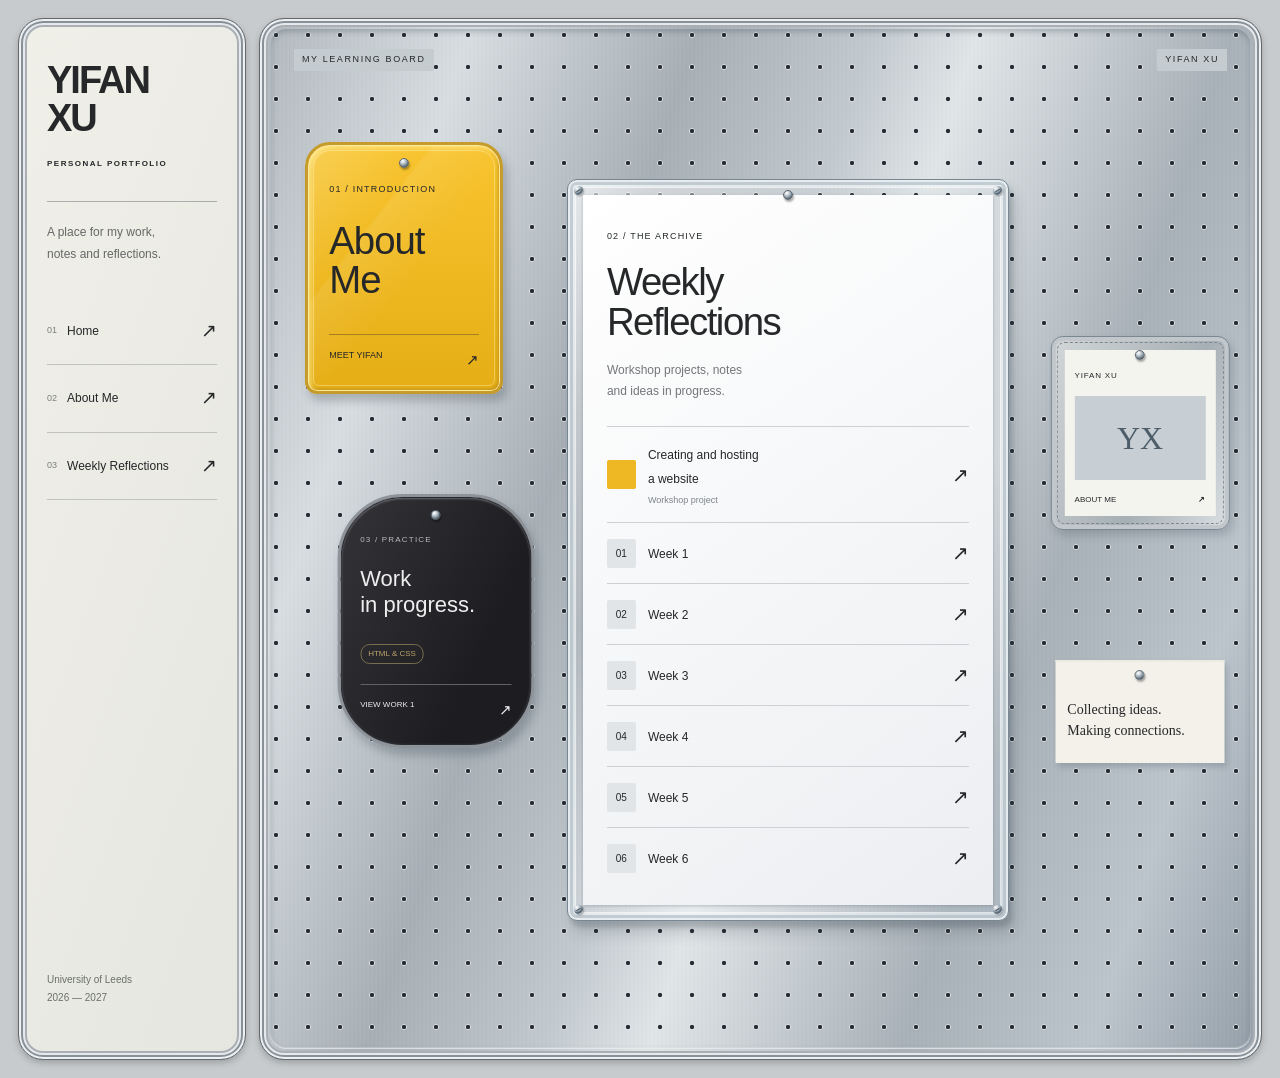
<file: index.html>
<!doctype html>
<html lang="en">
<head>
<meta charset="UTF-8"><meta name="viewport" content="width=device-width, initial-scale=1">
<title>Yifan Xu — Portfolio</title><meta name="description" content="Yifan Xu’s workshop projects and weekly reflections.">
<link rel="stylesheet" href="style.css"><link rel="stylesheet" href="home-tweaks.css"><script src="board.js" defer></script>
</head>
<body class="home-page">
<a class="skip" href="#board">Skip to content</a>
<div class="portfolio">
<aside class="sidebar metal-frame">
<a class="brand" href="index.html">YIFAN<br> XU<span>PERSONAL PORTFOLIO</span></a>
<div class="sidebar-line"></div>
<p class="intro">A place for my work,<br>notes and reflections.</p>
<nav aria-label="Main navigation"><a href="index.html" aria-current="page"><span>01</span>Home<b>↗</b></a><a href="about.html"><span>02</span>About Me<b>↗</b></a><a href="#reflections"><span>03</span>Weekly Reflections<b>↗</b></a></nav>
<p class="sidebar-bottom">University of Leeds<br>2026 — 2027</p>
</aside>
<main id="board" class="board metal-frame" aria-label="Portfolio display board">
<div class="board-content">
<div class="board-heading"><h1>MY LEARNING BOARD</h1><span>YIFAN XU</span></div>
<a href="about.html" class="object yellow-tag"><span class="pin" aria-hidden="true"></span><span class="object-number">01 / INTRODUCTION</span><h2>About<br>Me</h2><span class="object-bottom">MEET YIFAN <b>↗</b></span></a>
<section class="object acrylic" id="reflections" aria-labelledby="reflection-title"><span class="pin" aria-hidden="true"></span><i class="screw top-left" aria-hidden="true"></i><i class="screw top-right" aria-hidden="true"></i><i class="screw bottom-left" aria-hidden="true"></i><i class="screw bottom-right" aria-hidden="true"></i><div class="archive-paper"><span class="object-number">02 / THE ARCHIVE</span><h2 id="reflection-title">Weekly<br>Reflections</h2><p class="archive-intro">Workshop projects, notes<br>and ideas in progress.</p>
<a class="week featured" href="work1.html"><span class="week-index"></span><span><strong>Creating and hosting<br>a website</strong><small>Workshop project</small></span><span class="arrow">↗</span></a>
<a class="week" href="week-1.html"><span class="week-index">01</span><span><strong>Week 1</strong></span><span class="arrow">↗</span></a>
<a class="week" href="week-2.html"><span class="week-index">02</span><span><strong>Week 2</strong></span><span class="arrow">↗</span></a>
<a class="week" href="week-3.html"><span class="week-index">03</span><span><strong>Week 3</strong></span><span class="arrow">↗</span></a>
<a class="week" href="week-4.html"><span class="week-index">04</span><span><strong>Week 4</strong></span><span class="arrow">↗</span></a>
<a class="week" href="week-5.html"><span class="week-index">05</span><span><strong>Week 5</strong></span><span class="arrow">↗</span></a>
<a class="week" href="week-6.html"><span class="week-index">06</span><span><strong>Week 6</strong></span><span class="arrow">↗</span></a>
</div></section>
<a class="object dark-tag" href="work1.html"><span class="pin" aria-hidden="true"></span><span class="object-number">03 / PRACTICE</span><h2>Work<br>in progress.</h2><span class="dark-chip">HTML &amp; CSS</span><span class="object-bottom">VIEW WORK 1 <b>↗</b></span></a>
<a class="object id-holder" href="about.html"><span class="pin" aria-hidden="true"></span><div class="id-paper"><span class="object-number">YIFAN XU</span><div class="id-monogram">YX</div><span class="id-link">ABOUT ME <b>↗</b></span></div></a>
<div class="object note"><span class="pin" aria-hidden="true"></span><p>Collecting ideas.<br>Making connections.</p></div>
</div>
</main>
</div>
</body></html>
</file>
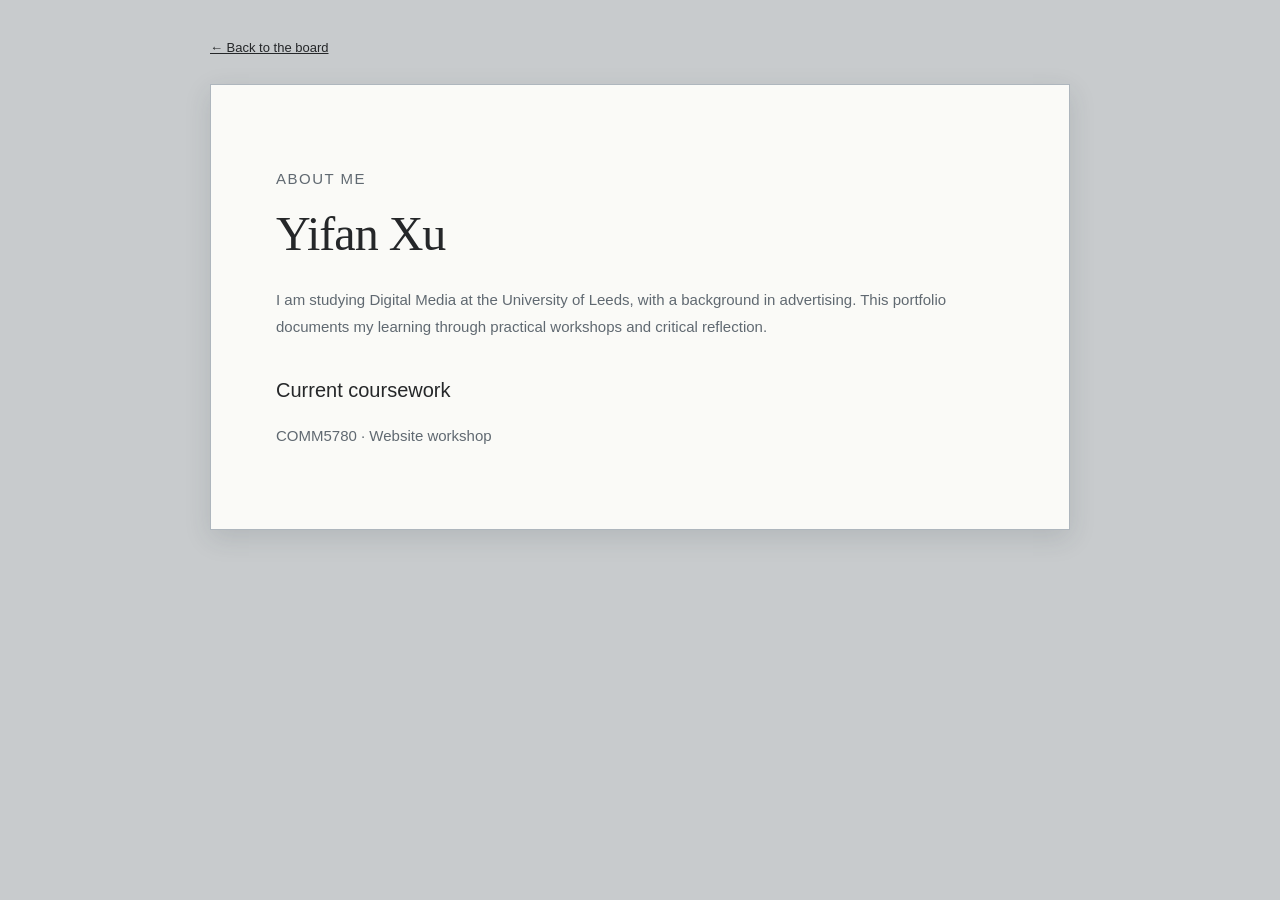
<file: about.html>
<!doctype html><html lang="en"><head><meta charset="UTF-8"><meta name="viewport" content="width=device-width, initial-scale=1"><title>About Me — Yifan Xu</title><link rel="stylesheet" href="style.css"></head><body><main class="article-shell"><a href="index.html">← Back to the board</a><article class="article"><p class="eyebrow">ABOUT ME</p><h1>Yifan Xu</h1><p>I am studying Digital Media at the University of Leeds, with a background in advertising. This portfolio documents my learning through practical workshops and critical reflection.</p><h2>Current coursework</h2><p>COMM5780 · Website workshop</p></article></main></body></html>
</file>
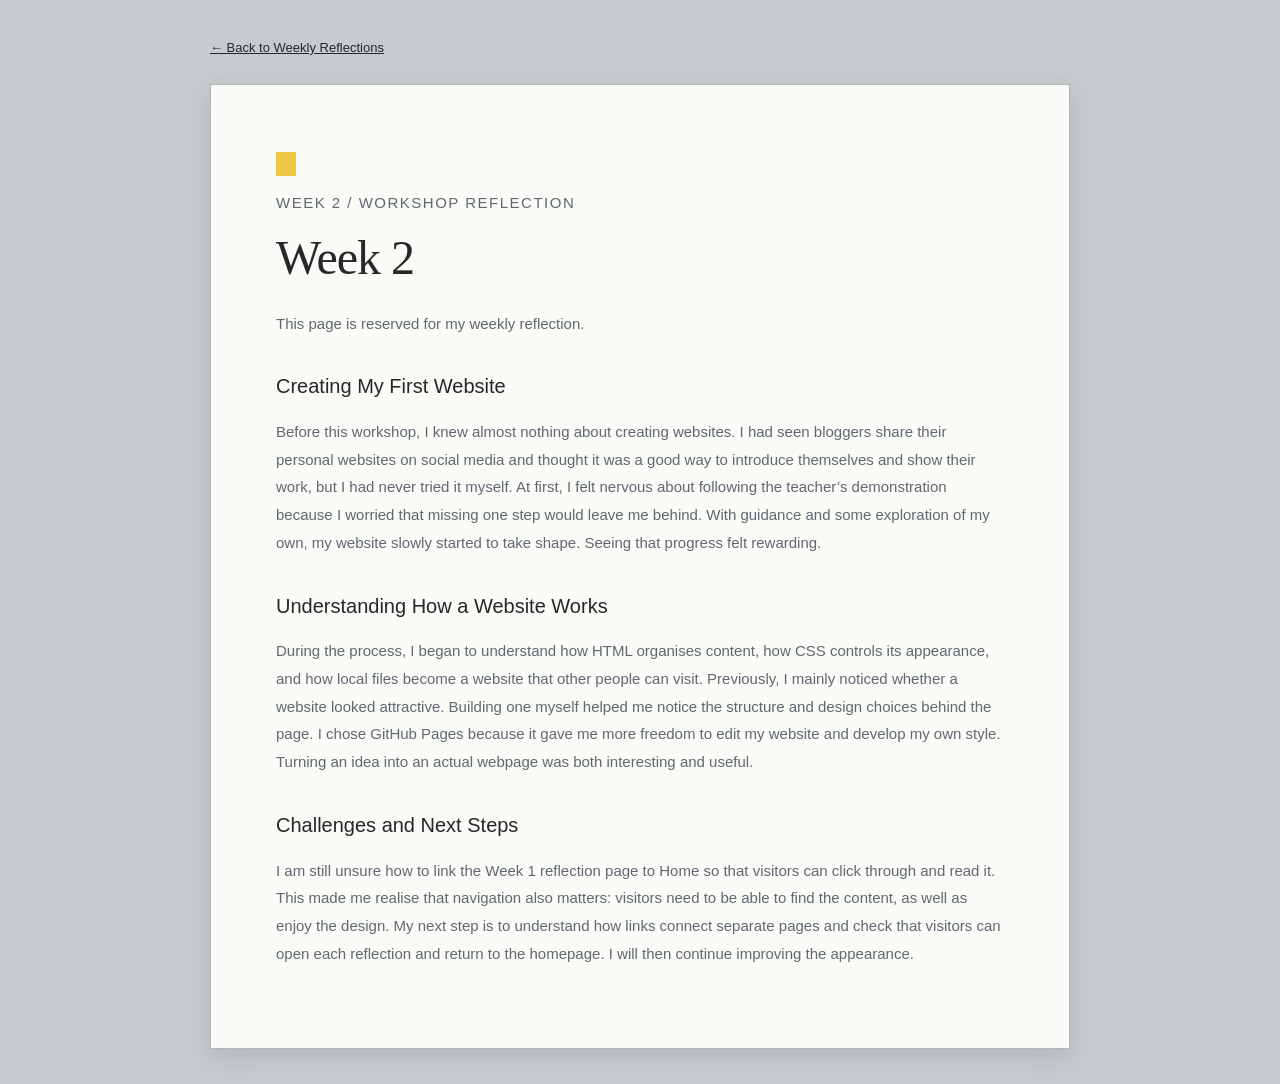
<file: week-2.html>
<!doctype html><html lang="en"><head><meta charset="UTF-8"><meta name="viewport" content="width=device-width, initial-scale=1"><title>Week 2 — Yifan Xu</title><link rel="stylesheet" href="style.css"></head><body><main class="article-shell"><a href="index.html#reflections">← Back to Weekly Reflections</a><article class="article"><span class="draft"></span><p class="eyebrow">WEEK 2 / WORKSHOP REFLECTION</p><h1>Week 2</h1><p><a href="work1.html"></a></p><p>This page is reserved for my weekly reflection.</p><!-- Replace the prompts below with your own reflection. --><h2>Creating My First Website</h2><p>Before this workshop, I knew almost nothing about creating websites. I had seen bloggers share their personal websites on social media and thought it was a good way to introduce themselves and show their work, but I had never tried it myself. At first, I felt nervous about following the teacher’s demonstration because I worried that missing one step would leave me behind. With guidance and some exploration of my own, my website slowly started to take shape. Seeing that progress felt rewarding.</p><h2>Understanding How a Website Works</h2><p>During the process, I began to understand how HTML organises content, how CSS controls its appearance, and how local files become a website that other people can visit. Previously, I mainly noticed whether a website looked attractive. Building one myself helped me notice the structure and design choices behind the page. I chose GitHub Pages because it gave me more freedom to edit my website and develop my own style. Turning an idea into an actual webpage was both interesting and useful.
    
</p><h2>Challenges and Next Steps</h2><p>I am still unsure how to link the Week 1 reflection page to Home so that visitors can click through and read it. This made me realise that navigation also matters: visitors need to be able to find the content, as well as enjoy the design. My next step is to understand how links connect separate pages and check that visitors can open each reflection and return to the homepage. I will then continue improving the appearance.</p></article></main></body></html>
</file>
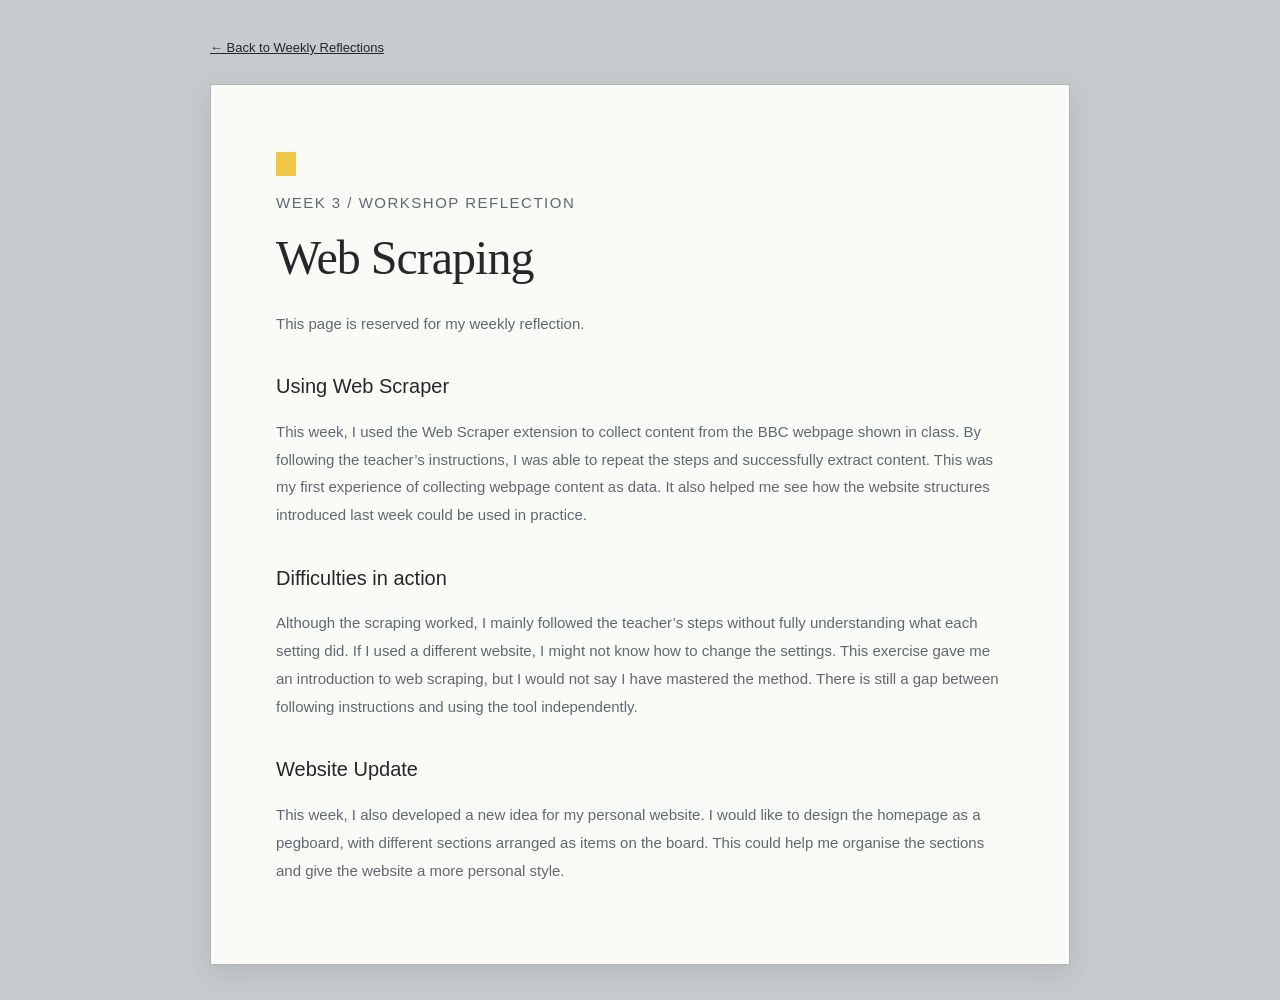
<file: week-3.html>
<!doctype html><html lang="en"><head><meta charset="UTF-8"><meta name="viewport" content="width=device-width, initial-scale=1"><title>Week 3</title><link rel="stylesheet" href="style.css"></head><body><main class="article-shell"><a href="index.html#reflections">← Back to Weekly Reflections</a><article class="article"><span class="draft"></span><p class="eyebrow">WEEK 3 / WORKSHOP REFLECTION</p><h1>Web Scraping</h1><p>This page is reserved for my weekly reflection.</p><!-- Replace the prompts below with your own reflection. --><h2>Using Web Scraper</h2><p>This week, I used the Web Scraper extension to collect content from the BBC webpage shown in class. By following the teacher’s instructions, I was able to repeat the steps and successfully extract content. This was my first experience of collecting webpage content as data. It also helped me see how the website structures introduced last week could be used in practice.</p><h2>Difficulties in action</h2><p>Although the scraping worked, I mainly followed the teacher’s steps without fully understanding what each setting did. If I used a different website, I might not know how to change the settings. This exercise gave me an introduction to web scraping, but I would not say I have mastered the method. There is still a gap between following instructions and using the tool independently.</p><h2>Website Update</h2><p>This week, I also developed a new idea for my personal website. I would like to design the homepage as a pegboard, with different sections arranged as items on the board. This could help me organise the sections and give the website a more personal style.</p></article></main></body></html>
</file>
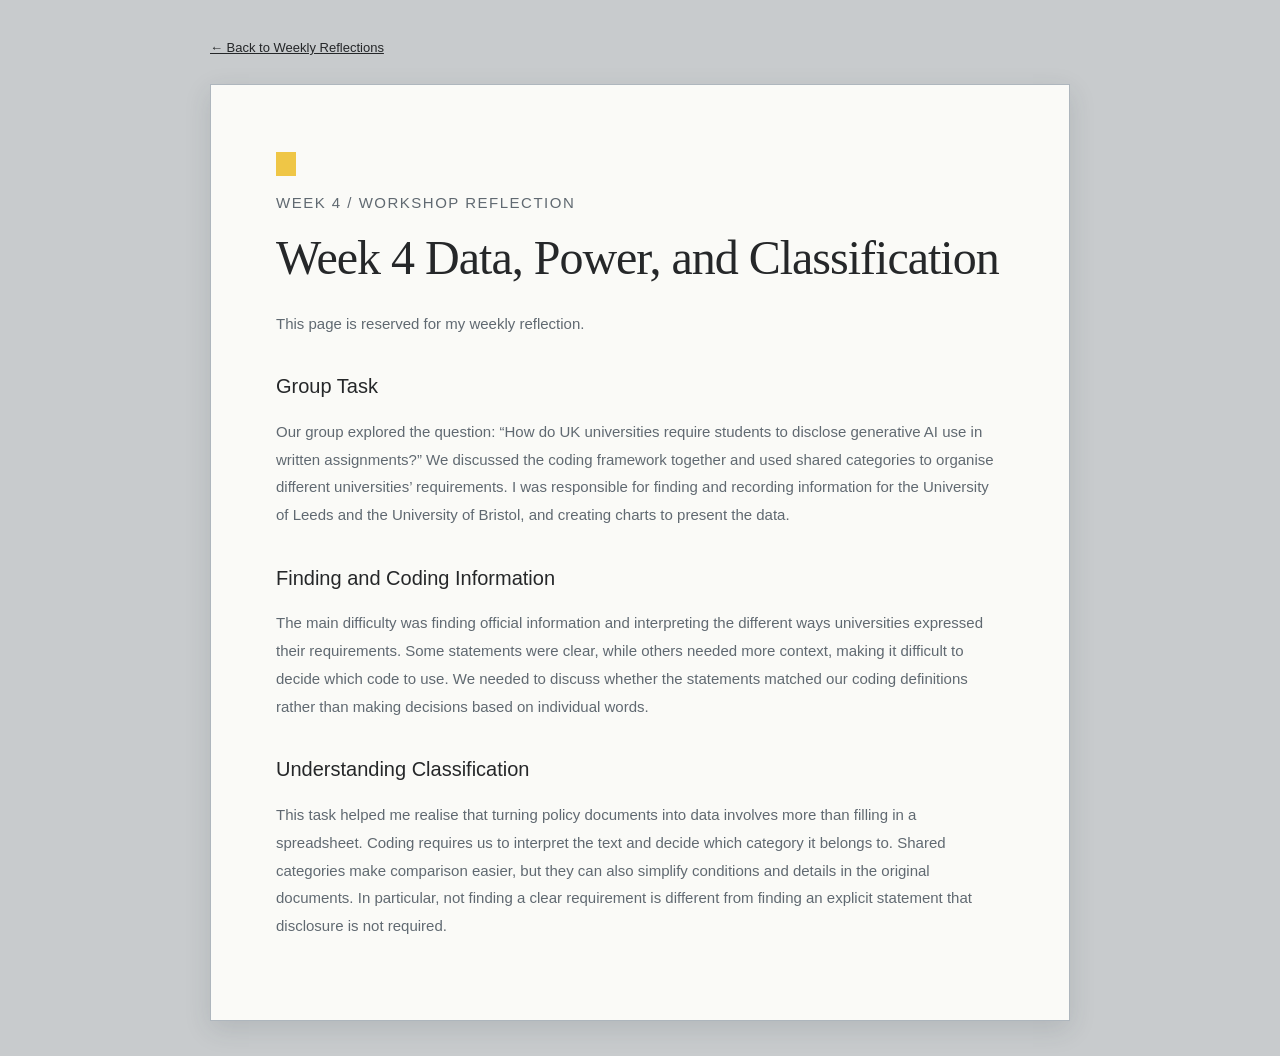
<file: week-4.html>
<!doctype html><html lang="en"><head><meta charset="UTF-8"><meta name="viewport" content="width=device-width, initial-scale=1"><title>Week 4 </title><link rel="stylesheet" href="style.css"></head><body><main class="article-shell"><a href="index.html#reflections">← Back to Weekly Reflections</a><article class="article"><span class="draft"></span><p class="eyebrow">WEEK 4 / WORKSHOP REFLECTION</p><h1>Week 4 Data, Power, and Classification</h1><p>This page is reserved for my weekly reflection.</p><!-- Replace the prompts below with your own reflection. --><h2>Group Task</h2><p>Our group explored the question: “How do UK universities require students to disclose generative AI use in written assignments?” We discussed the coding framework together and used shared categories to organise different universities’ requirements. I was responsible for finding and recording information for the University of Leeds and the University of Bristol, and creating charts to present the data.</p><h2>Finding and Coding Information</h2><p>The main difficulty was finding official information and interpreting the different ways universities expressed their requirements. Some statements were clear, while others needed more context, making it difficult to decide which code to use. We needed to discuss whether the statements matched our coding definitions rather than making decisions based on individual words.</p><h2>Understanding Classification</h2><p>This task helped me realise that turning policy documents into data involves more than filling in a spreadsheet. Coding requires us to interpret the text and decide which category it belongs to. Shared categories make comparison easier, but they can also simplify conditions and details in the original documents. In particular, not finding a clear requirement is different from finding an explicit statement that disclosure is not required.</p></article></main></body></html>
</file>
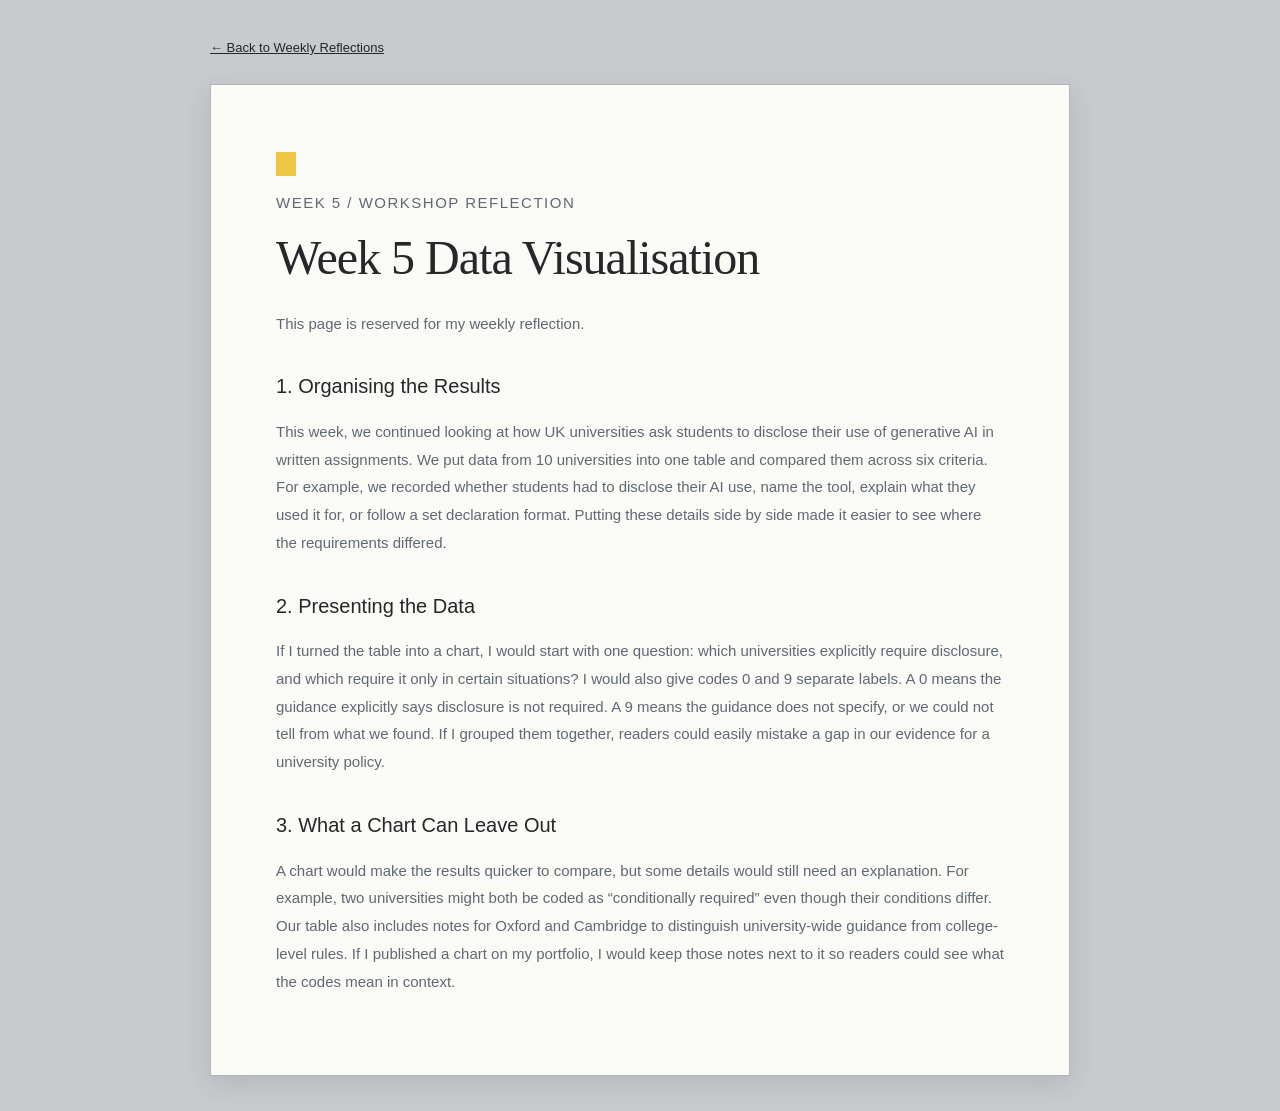
<file: week-5.html>
<!doctype html>
<html lang="en">
<head>
<meta charset="UTF-8">
<meta name="viewport" content="width=device-width, initial-scale=1">
<title>Week 5 — Yifan Xu</title>
<link rel="stylesheet" href="style.css">
</head>
<body>
<main class="article-shell">
<a href="index.html#reflections">← Back to Weekly Reflections</a>
<article class="article">
<span class="draft"></span>
<p class="eyebrow">WEEK 5 / WORKSHOP REFLECTION</p>
<h1>Week 5 Data Visualisation</h1>
<p>This page is reserved for my weekly reflection.</p>
<!-- Replace the prompts below with your own reflection. -->
<h2>1. Organising the Results</h2>
<p>This week, we continued looking at how UK universities ask students to disclose their use of generative AI in written assignments. We put data from 10 universities into one table and compared them across six criteria. For example, we recorded whether students had to disclose their AI use, name the tool, explain what they used it for, or follow a set declaration format. Putting these details side by side made it easier to see where the requirements differed.</p>
<h2>2. Presenting the Data</h2>
<p>If I turned the table into a chart, I would start with one question: which universities explicitly require disclosure, and which require it only in certain situations? I would also give codes 0 and 9 separate labels. A 0 means the guidance explicitly says disclosure is not required. A 9 means the guidance does not specify, or we could not tell from what we found. If I grouped them together, readers could easily mistake a gap in our evidence for a university policy.</p>
<h2>3. What a Chart Can Leave Out</h2>
<p>A chart would make the results quicker to compare, but some details would still need an explanation. For example, two universities might both be coded as “conditionally required” even though their conditions differ. Our table also includes notes for Oxford and Cambridge to distinguish university-wide guidance from college-level rules. If I published a chart on my portfolio, I would keep those notes next to it so readers could see what the codes mean in context.</p>
</article>
</main>
</body>
</html>
</file>
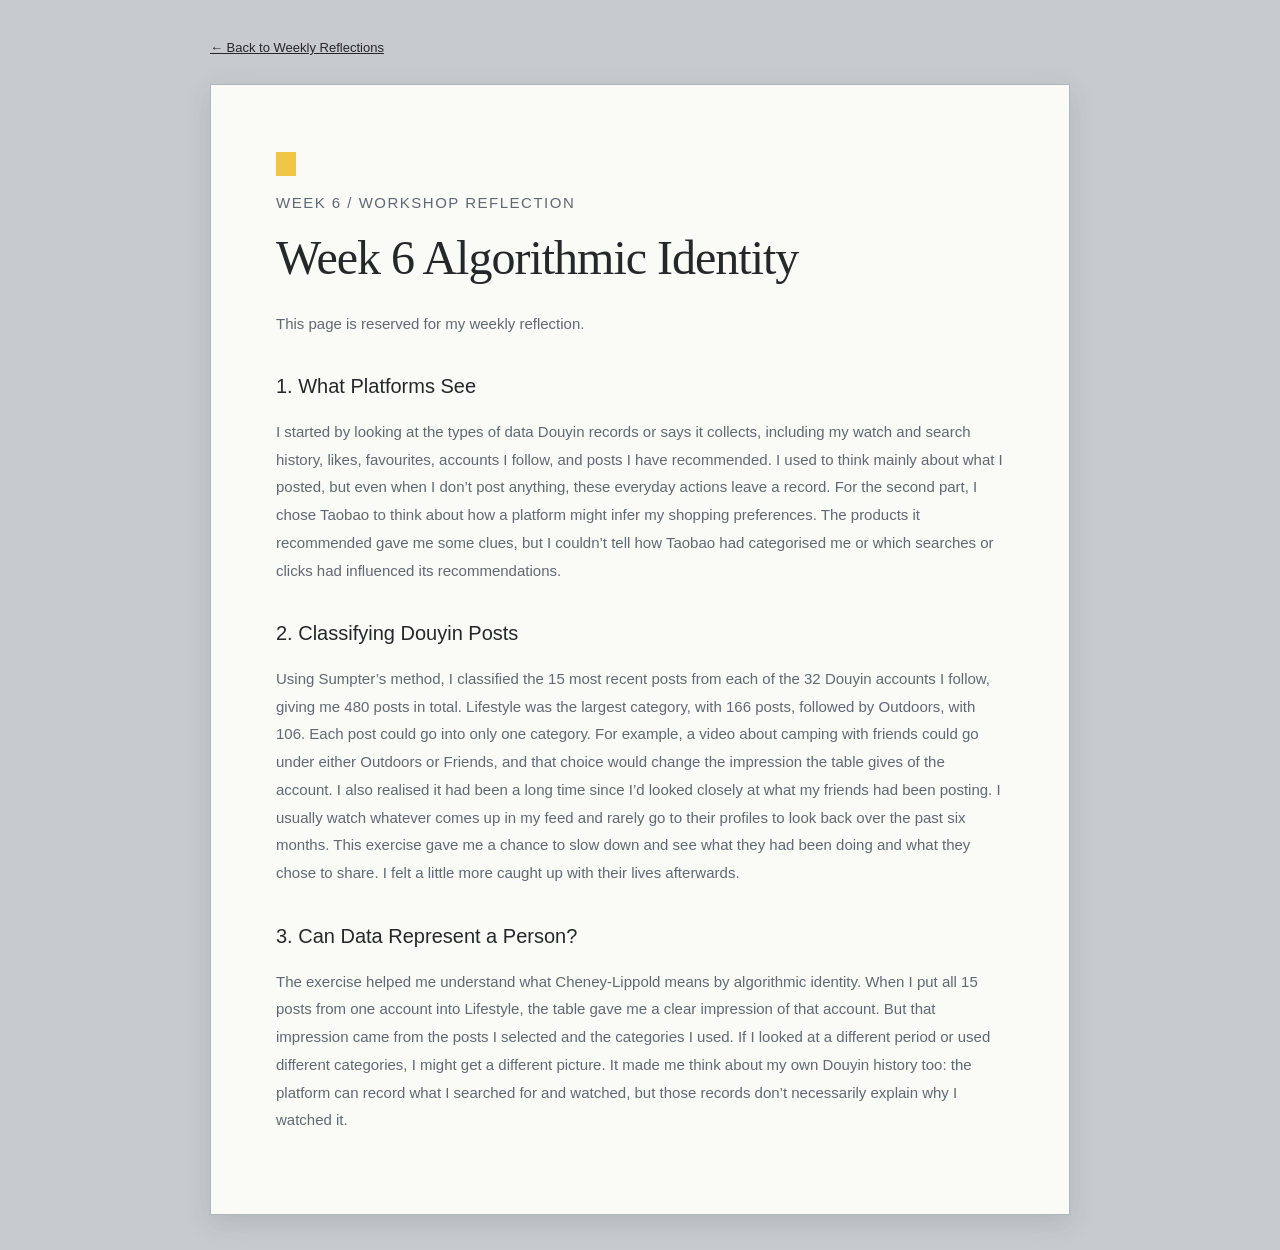
<file: week-6.html>
<!doctype html>
<html lang="en">
<head>
<meta charset="UTF-8">
<meta name="viewport" content="width=device-width, initial-scale=1">
<title>Week 6 — Yifan Xu</title>
<link rel="stylesheet" href="style.css">
</head>
<body>
<main class="article-shell">
<a href="index.html#reflections">← Back to Weekly Reflections</a>
<article class="article">
<span class="draft"></span>
<p class="eyebrow">WEEK 6 / WORKSHOP REFLECTION</p>
<h1>Week 6 Algorithmic Identity</h1>
<p>This page is reserved for my weekly reflection.</p>
<!-- Replace the prompts below with your own reflection. -->
<h2>1. What Platforms See</h2>
<p>I started by looking at the types of data Douyin records or says it collects, including my watch and search history, likes, favourites, accounts I follow, and posts I have recommended. I used to think mainly about what I posted, but even when I don’t post anything, these everyday actions leave a record. For the second part, I chose Taobao to think about how a platform might infer my shopping preferences. The products it recommended gave me some clues, but I couldn’t tell how Taobao had categorised me or which searches or clicks had influenced its recommendations.</p>
<h2>2. Classifying Douyin Posts</h2>
<p>Using Sumpter’s method, I classified the 15 most recent posts from each of the 32 Douyin accounts I follow, giving me 480 posts in total. Lifestyle was the largest category, with 166 posts, followed by Outdoors, with 106. Each post could go into only one category. For example, a video about camping with friends could go under either Outdoors or Friends, and that choice would change the impression the table gives of the account.

I also realised it had been a long time since I’d looked closely at what my friends had been posting. I usually watch whatever comes up in my feed and rarely go to their profiles to look back over the past six months. This exercise gave me a chance to slow down and see what they had been doing and what they chose to share. I felt a little more caught up with their lives afterwards.</p>
<h2>3. Can Data Represent a Person?</h2>
<p>The exercise helped me understand what Cheney-Lippold means by algorithmic identity. When I put all 15 posts from one account into Lifestyle, the table gave me a clear impression of that account. But that impression came from the posts I selected and the categories I used. If I looked at a different period or used different categories, I might get a different picture. It made me think about my own Douyin history too: the platform can record what I searched for and watched, but those records don’t necessarily explain why I watched it.</p>
</main>
</body>
</html>
</file>
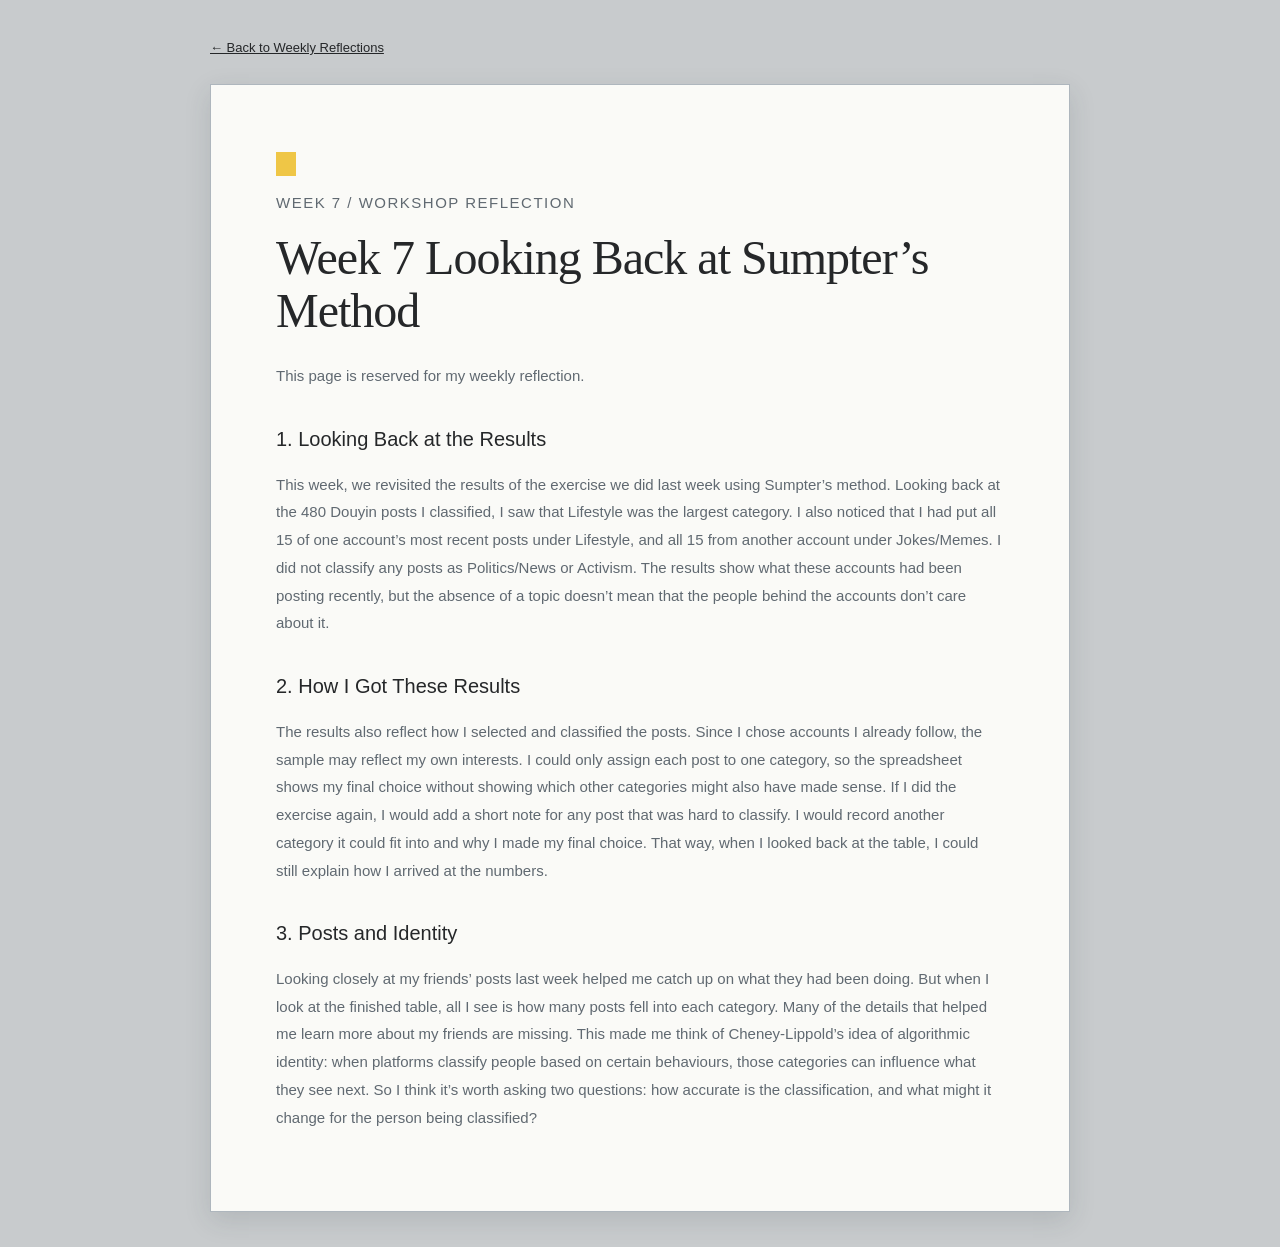
<file: week-7.html>
<!doctype html>
<html lang="en">
<head>
<meta charset="UTF-8">
<meta name="viewport" content="width=device-width, initial-scale=1">
<title>Week 7 — Yifan Xu</title>
<link rel="stylesheet" href="style.css">
</head>
<body>
<main class="article-shell">
<a href="index.html#reflections">← Back to Weekly Reflections</a>
<article class="article">
<span class="draft"></span>
<p class="eyebrow">WEEK 7 / WORKSHOP REFLECTION</p>
<h1>Week 7 Looking Back at Sumpter’s Method</h1>
<p>This page is reserved for my weekly reflection.</p>
<!-- Replace the prompts below with your own reflection. -->
<h2>1. Looking Back at the Results</h2>
<p>This week, we revisited the results of the exercise we did last week using Sumpter’s method. Looking back at the 480 Douyin posts I classified, I saw that Lifestyle was the largest category. I also noticed that I had put all 15 of one account’s most recent posts under Lifestyle, and all 15 from another account under Jokes/Memes. I did not classify any posts as Politics/News or Activism. The results show what these accounts had been posting recently, but the absence of a topic doesn’t mean that the people behind the accounts don’t care about it.</p>
<h2>2. How I Got These Results</h2>
<p>The results also reflect how I selected and classified the posts. Since I chose accounts I already follow, the sample may reflect my own interests. I could only assign each post to one category, so the spreadsheet shows my final choice without showing which other categories might also have made sense. If I did the exercise again, I would add a short note for any post that was hard to classify. I would record another category it could fit into and why I made my final choice. That way, when I looked back at the table, I could still explain how I arrived at the numbers.</p>
<h2>3. Posts and Identity</h2>
<p>Looking closely at my friends’ posts last week helped me catch up on what they had been doing. But when I look at the finished table, all I see is how many posts fell into each category. Many of the details that helped me learn more about my friends are missing. This made me think of Cheney-Lippold’s idea of algorithmic identity: when platforms classify people based on certain behaviours, those categories can influence what they see next. So I think it’s worth asking two questions: how accurate is the classification, and what might it change for the person being classified?</p>
</article>
</main>
</body>
</html>
</file>
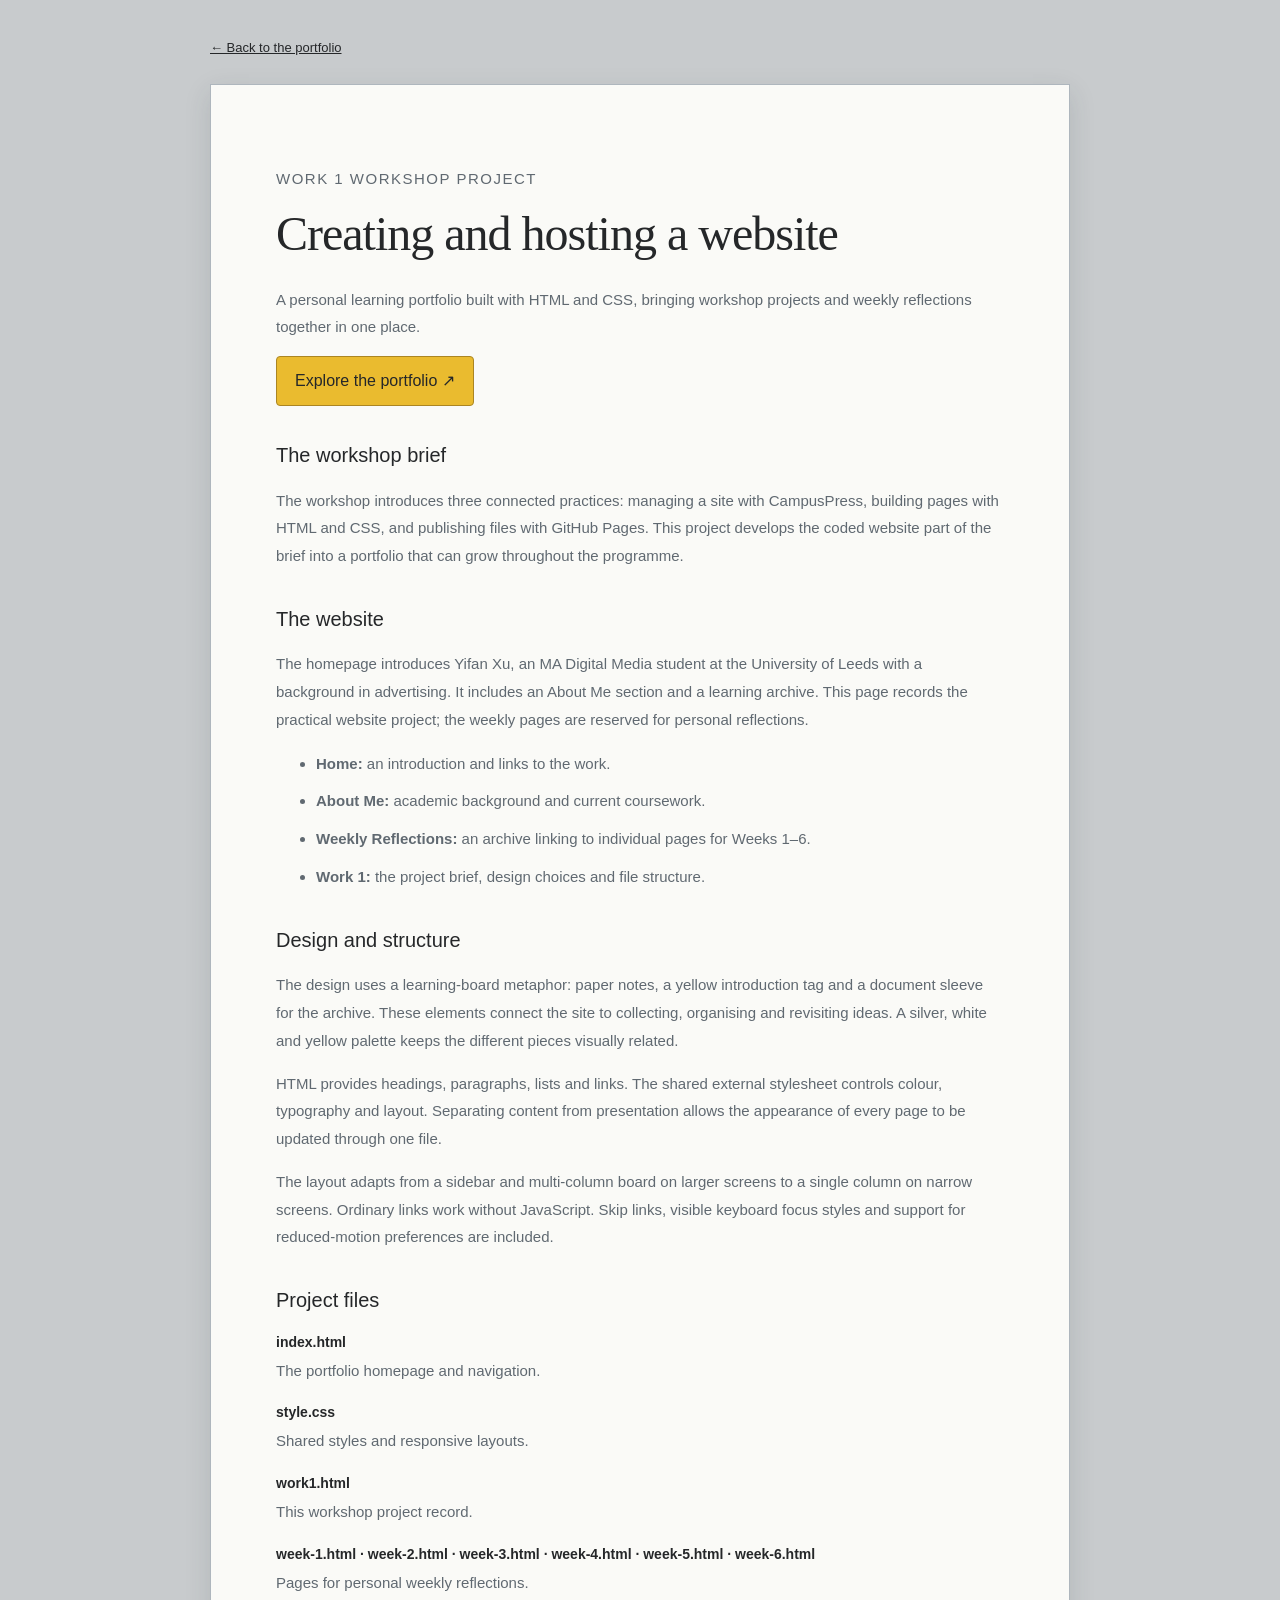
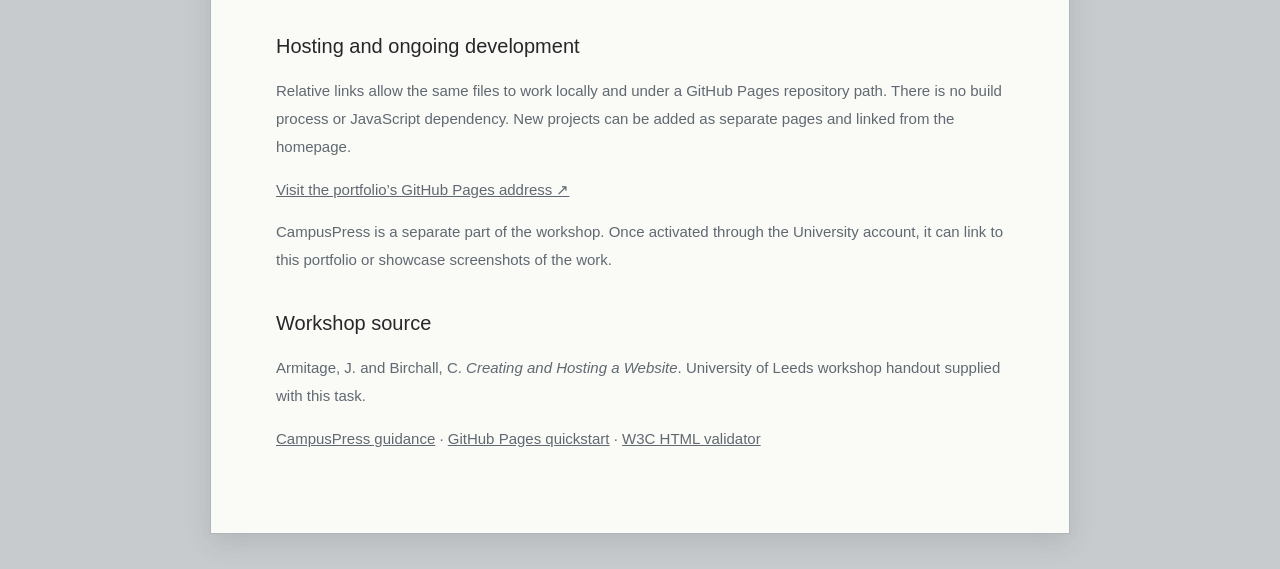
<file: work1.html>
<!doctype html>
<html lang="en">
<head>
<meta charset="UTF-8">
<meta name="viewport" content="width=device-width, initial-scale=1">
<meta name="description" content="HTML and CSS portfolio for the Creating and Hosting a Website workshop.">
<title>Creating and Hosting a Website</title>
<link rel="stylesheet" href="style.css">
</head>
<body>
<a class="skip" href="#project">Skip to project</a>
<main class="article-shell">
<a href="index.html">← Back to the portfolio</a>
<article class="article" id="project">
<p class="eyebrow">WORK 1 WORKSHOP PROJECT</p>
<h1>Creating and hosting a website</h1>
<p class="project-intro">A personal learning portfolio built with HTML and CSS, bringing workshop projects and weekly reflections together in one place.</p>
<a class="project-button" href="index.html">Explore the portfolio ↗</a>
<h2>The workshop brief</h2>
<p>The workshop introduces three connected practices: managing a site with CampusPress, building pages with HTML and CSS, and publishing files with GitHub Pages. This project develops the coded website part of the brief into a portfolio that can grow throughout the programme.</p>
<h2>The website</h2>
<p>The homepage introduces Yifan Xu, an MA Digital Media student at the University of Leeds with a background in advertising. It includes an About Me section and a learning archive. This page records the practical website project; the weekly pages are reserved for personal reflections.</p>
<ul>
<li><strong>Home:</strong> an introduction and links to the work.</li>
<li><strong>About Me:</strong> academic background and current coursework.</li>
<li><strong>Weekly Reflections:</strong> an archive linking to individual pages for Weeks 1–6.</li>
<li><strong>Work 1:</strong> the project brief, design choices and file structure.</li>
</ul>
<h2>Design and structure</h2>
<p>The design uses a learning-board metaphor: paper notes, a yellow introduction tag and a document sleeve for the archive. These elements connect the site to collecting, organising and revisiting ideas. A silver, white and yellow palette keeps the different pieces visually related.</p>
<p>HTML provides headings, paragraphs, lists and links. The shared external stylesheet controls colour, typography and layout. Separating content from presentation allows the appearance of every page to be updated through one file.</p>
<p>The layout adapts from a sidebar and multi-column board on larger screens to a single column on narrow screens. Ordinary links work without JavaScript. Skip links, visible keyboard focus styles and support for reduced-motion preferences are included.</p>
<h2>Project files</h2>
<dl class="file-list">
<dt>index.html</dt><dd>The portfolio homepage and navigation.</dd>
<dt>style.css</dt><dd>Shared styles and responsive layouts.</dd>
<dt>work1.html</dt><dd>This workshop project record.</dd>
<dt>week-1.html · week-2.html · week-3.html · week-4.html · week-5.html · week-6.html</dt><dd>Pages for personal weekly reflections.</dd>
</dl>
<h2>Hosting and ongoing development</h2>
<p>Relative links allow the same files to work locally and under a GitHub Pages repository path. There is no build process or JavaScript dependency. New projects can be added as separate pages and linked from the homepage.</p>
<p><a href="https://yifan08-0.github.io/Nafiyux.github.io/">Visit the portfolio’s GitHub Pages address ↗</a></p>
<p>CampusPress is a separate part of the workshop. Once activated through the University account, it can link to this portfolio or showcase screenshots of the work.</p>
<h2>Workshop source</h2>
<p>Armitage, J. and Birchall, C. <cite>Creating and Hosting a Website</cite>. University of Leeds workshop handout supplied with this task.</p>
<p><a href="https://desystemshelp.leeds.ac.uk/campuspress-students/">CampusPress guidance</a> · <a href="https://docs.github.com/en/pages/quickstart">GitHub Pages quickstart</a> · <a href="https://validator.w3.org/">W3C HTML validator</a></p>
</article>
</main>
</body>
</html>
</file>
<file: style.css>
:root{--ink:#252729;--muted:#6a6d70;--paper:#fafaf7;--chrome:#c1c6cb;--pitch:32px}*{box-sizing:border-box}html{scroll-behavior:smooth}body{margin:0;color:var(--ink);font-family:Arial,Helvetica,sans-serif;line-height:1.5;background:#c8cbcd}a{color:inherit}a:focus-visible{outline:3px solid #795b00;outline-offset:5px}.skip{position:absolute;top:-100px;z-index:50}.skip:focus{top:10px;left:10px;padding:12px;background:white}.portfolio{display:grid;grid-template-columns:228px minmax(0,1fr);gap:13px;padding:18px;max-width:1660px;margin:auto;min-height:100vh}.metal-frame{position:relative;border:1px solid #63696f;border-radius:25px;box-shadow:inset 0 0 0 2px #edf0f2,inset 0 0 0 4px #899198,inset 0 0 0 6px #e5e9ec,inset 0 0 0 8px #a9afb5,0 3px 6px #252a2e40}.sidebar{padding:42px 28px;background:linear-gradient(110deg,#f0f0e9,#e5e6df);display:flex;flex-direction:column}.brand{font-size:38px;font-weight:800;letter-spacing:-2px;line-height:1;text-decoration:none}.brand span{display:block;font-size:8px;letter-spacing:1.5px;line-height:1.8;margin-top:20px}.sidebar-line{height:1px;background:#abaeaa;margin:30px 0 20px}.intro{font-size:12px;line-height:1.8;color:#656865;margin:0 0 32px}nav a{display:flex;gap:10px;align-items:center;border-bottom:1px solid #bfc2bd;padding:19px 0;font-size:12px;text-decoration:none}nav a>span{font-size:9px;color:#7b7e79}nav b{font-weight:400;margin-left:auto;font-size:19px}nav a:hover{color:#7d5d00}.sidebar-bottom{font-size:10px;color:#6b706c;line-height:1.8;margin-top:auto;padding-top:60px}.board{background-color:#b9bec4;background-image:radial-gradient(circle at 16px 16px,#262d34 0 1.65px,#626d77 2.05px,#f3f5f5 2.65px,transparent 3px),repeating-linear-gradient(90deg,#ffffff08 0 1px,#23303a05 1px 2px,transparent 2px 4px),linear-gradient(108deg,#b0b7bd 0%,#d7dde0 16%,#a7afb6 33%,#c1c9ce 46%,#e0e5e7 54%,#a8b1b8 73%,#bcc5cc 87%,#929da7 100%);background-size:32px 32px,4px 100%,100% 100%;background-origin:padding-box;min-height:830px;padding:30px;isolation:isolate}.board:before{content:"";position:absolute;inset:10px;border-radius:16px;box-shadow:inset 0 2px 6px #26323a4d,inset 0 -1px 2px white;pointer-events:none;z-index:-1}.board-content{position:relative;min-height:770px}.board-heading{position:absolute;left:4px;right:4px;top:0;display:flex;justify-content:space-between;align-items:center}.board-heading h1,.board-heading>span{font-size:9px;letter-spacing:1.6px;font-weight:400;margin:0;background:#c4ccd0;padding:4px 8px}.object{position:absolute;text-decoration:none;transition:filter .18s}.object[href]:hover{filter:brightness(1.045)}.object-number{display:block;font-size:9px;letter-spacing:1.2px}.yellow-tag{left:3%;top:95px;width:21%;padding:38px 21px 20px;background:linear-gradient(128deg,#ffffff30,transparent 32%,#ffffff17 33%,transparent 54%),linear-gradient(#f8c42e,#e5ae16);border:3px solid #c59b2b;border-radius:25px 25px 12px 12px;box-shadow:inset 0 0 0 1px #ffe99a,inset 3px 3px 5px #fff2a2aa,inset -2px -2px 3px #a5771880,4px 7px 8px #28333c40}.yellow-tag:after{content:"";position:absolute;inset:5px;border:1px solid #fff3ba66;border-radius:17px 17px 6px 6px;pointer-events:none}.yellow-tag h2{font-size:clamp(26px,3vw,43px);font-weight:400;line-height:1.02;letter-spacing:-1px;margin:24px 0 35px}.object-bottom{display:flex;justify-content:space-between;gap:4px;border-top:1px solid #a57f20;padding-top:14px;font-size:9px}.object-bottom b{font-size:15px;font-weight:400}.pin{position:absolute;z-index:5;left:calc(50% - 5px);top:13px;width:10px;height:10px;border-radius:50%;border:1px solid #5d6972;background:radial-gradient(circle at 35% 25%,white,#d2d9df 25%,#7e8d99 60%,#434e58 85%);box-shadow:1px 2px 2px #0005;pointer-events:none}.acrylic{left:29%;top:130px;width:47%;padding:15px;border:1px solid #788792;border-radius:10px;background:linear-gradient(125deg,#ffffffaa,transparent 34%,#ffffff4d 65%,#aab7c355);box-shadow:inset 0 0 0 2px #f4f8fbbb,inset 0 0 0 5px #aab7c19c,inset 0 0 0 7px #f4f8fb99,3px 6px 4px #35424d33,6px 12px 14px #34404d30;scroll-margin-top:30px}.acrylic:after{content:"";position:absolute;inset:7px;border:1px solid #ffffffa3;border-radius:5px;pointer-events:none}.acrylic>.pin{top:10px}.archive-paper{background:linear-gradient(145deg,#fff,#eceef1);padding:35px 24px 17px;box-shadow:0 1px 3px #61707d66}.archive-paper h2{font-size:clamp(28px,3vw,42px);font-weight:400;letter-spacing:-1.5px;line-height:1.05;margin:18px 0}.archive-intro{font-size:12px;color:#72777b;line-height:1.7;margin-bottom:25px}.week{display:flex;align-items:center;gap:12px;border-top:1px solid #ccd1d5;padding:15px 0;text-decoration:none}.week-index{width:29px;height:29px;flex-shrink:0;display:grid;place-items:center;background:#e2e5e7;font-size:10px;border-radius:2px}.featured .week-index{background:#edb824}.week strong{font-weight:400;font-size:12px}.week small{display:block;font-size:9px;color:#7d8389;margin-top:4px}.arrow{margin-left:auto;font-size:20px}.week:hover strong{text-decoration:underline}.screw{position:absolute;z-index:2;width:9px;height:9px;border-radius:50%;background:radial-gradient(circle at 30% 25%,white,#a8b6c0 40%,#4a5a68 65%,#d3dde5 85%);box-shadow:1px 1px 2px #0005}.screw:after{content:"";position:absolute;width:5px;height:1px;background:#46525b;top:4px;left:2px;transform:rotate(-35deg)}.top-left{left:6px;top:6px}.top-right{right:6px;top:6px}.bottom-left{left:6px;bottom:6px}.bottom-right{right:6px;bottom:6px}.dark-tag{left:4%;top:458px;width:21%;padding:37px 20px 24px;border-radius:65px;background:linear-gradient(115deg,#343338,#1c1c21 70%);border:3px solid #8d9399;box-shadow:inset 0 0 0 1px #272a30,inset 0 1px 3px #fff9,3px 7px 10px #27344044;color:#eee}.dark-tag h2{font-size:22px;line-height:1.2;font-weight:400;margin:20px 0}.dark-tag .object-number{font-size:8px;color:#bbb}.dark-tag .object-bottom{border-color:#626166;font-size:8px;margin-top:20px}.dark-chip{font-size:8px;color:#bba46a;border:1px solid #786d4c;border-radius:9px;padding:3px 7px;display:inline-block}.id-holder{left:80%;top:285px;width:19%;border:1px solid #7b8791;border-radius:12px;padding:13px;background:linear-gradient(115deg,#d3d7d8,#a6afb4 60%,#dbe1e3);box-shadow:inset 0 0 0 4px #c1c7cb,3px 5px 8px #26334033}.id-holder:after{content:"";position:absolute;inset:5px;border:1px dashed #7c878f;border-radius:8px;pointer-events:none}.id-paper{background:#f4f4ef;padding:20px 10px 10px}.id-paper .object-number{font-size:8px;letter-spacing:.8px}.id-monogram{font-family:Georgia,serif;font-size:32px;text-align:center;padding:18px 0;background:#c8cfd4;color:#4d5e6a;margin:14px 0}.id-link{display:flex;justify-content:space-between;font-size:8px}.id-holder .pin{top:13px}.note{left:80%;top:595px;width:18%;background:#f3f1e9;padding:27px 12px 12px;box-shadow:2px 4px 6px #2a354333;border-top:2px solid #edeae0}.note p{font-family:Georgia,serif;font-size:14px;line-height:1.5;margin:10px 0}.note .pin{top:8px}.article-shell{max-width:900px;margin:35px auto;padding:0 20px}.article-shell>a{font-size:13px}.article{margin-top:25px;padding:clamp(25px,6vw,65px);background:var(--paper);border:1px solid #aeb6bd;box-shadow:0 8px 25px #27343f22}.article h1{font-family:Georgia,serif;font-weight:400;line-height:1.1;font-size:clamp(32px,5vw,48px);letter-spacing:-1px;margin:15px 0 25px}.article h2{font-size:20px;font-weight:400;margin-top:34px}.article p,.article li,.article dd{color:#606971;font-size:15px;line-height:1.85}.article li{margin-bottom:10px}.article a{overflow-wrap:anywhere}.article img{max-width:100%;height:auto}.eyebrow{font-size:9px;letter-spacing:1.5px}.draft{font-size:9px;letter-spacing:1px;background:#efc646;padding:7px 10px}.project-button{display:inline-block;background:#eabb2f;padding:12px 18px;text-decoration:none;border-radius:4px;border:1px solid #ab8522}.file-list dt{font-weight:bold;font-size:14px;overflow-wrap:anywhere}.file-list dd{margin:4px 0 18px}.about-title{font-family:Georgia,serif}.article figure{margin:30px 0}.article figcaption{font-size:11px;color:#6c757e}.project-gallery{display:grid;gap:20px}
@media(min-width:1550px){.board{min-height:920px}.board-content{min-height:860px}.acrylic{top:160px}.yellow-tag{top:110px}.dark-tag{top:520px}.id-holder{top:320px}.note{top:650px}}
@media(max-width:1100px){.portfolio{grid-template-columns:190px 1fr;padding:12px}.sidebar{padding:36px 22px}.board{padding:24px;min-height:890px}.yellow-tag{width:27%;left:2%;top:95px}.acrylic{left:36%;width:62%;top:160px}.dark-tag{left:2%;width:28%;top:450px}.id-holder{left:4%;width:25%;top:715px}.note{display:none}.archive-paper{padding:35px 20px 17px}.board-content{min-height:900px}.board-heading>span{display:none}.yellow-tag .object-number{font-size:7px}.object-bottom{font-size:8px}}
@media(max-width:750px){.portfolio{display:block;padding:10px}.sidebar{padding:22px 25px}.brand{font-size:25px}.brand br{display:none}.brand span{font-size:8px;margin-top:7px}.sidebar-line,.intro,.sidebar-bottom{display:none}nav{display:flex;gap:22px;margin-top:18px}nav a{font-size:11px;border:0;padding:0}nav a>span,nav b{display:none}.board{margin-top:12px;padding:25px 20px;min-height:0}.board-heading{position:static;margin-bottom:38px}.board-content{display:grid;grid-template-columns:1fr 1fr;gap:35px 25px;min-height:0;padding-bottom:25px}.board-heading{grid-column:1/-1;margin-bottom:0}.object{position:relative;left:auto;top:auto;width:auto}.yellow-tag{grid-column:1;grid-row:2;padding:35px 20px 20px}.yellow-tag h2{font-size:32px}.dark-tag{grid-column:2;grid-row:2;padding:35px 19px 20px;border-radius:45px}.dark-tag h2{font-size:21px}.acrylic{grid-column:1/-1;grid-row:3}.archive-paper{padding:35px 25px 20px}.archive-paper h2{font-size:36px}.id-holder{grid-column:1;grid-row:4;max-width:180px}.note{display:block;grid-column:2;grid-row:4;align-self:center}.id-paper{padding:20px 10px 10px}.object-number{font-size:8px}.object-bottom{font-size:8px}.board-heading h1{font-size:8px}.week{padding:18px 0}}
@media(prefers-reduced-motion:reduce){html{scroll-behavior:auto}.object{transition:none}}
</file>
<file: home-tweaks.css>
@media (min-width: 751px) {
  .board {
    min-height: 1030px;
  }

  .board-content {
    min-height: 980px;
  }
}

@media (min-width: 1550px) {
  .board {
    min-height: 1100px;
  }

  .board-content {
    min-height: 1050px;
  }
}

@media (min-width: 751px) and (max-width: 1100px) {
  .board {
    min-height: 1050px;
  }

  .board-content {
    min-height: 1000px;
  }
}

@media (max-width: 750px) {
  .acrylic {
    margin-top: -10px;
  }
}
</file>
